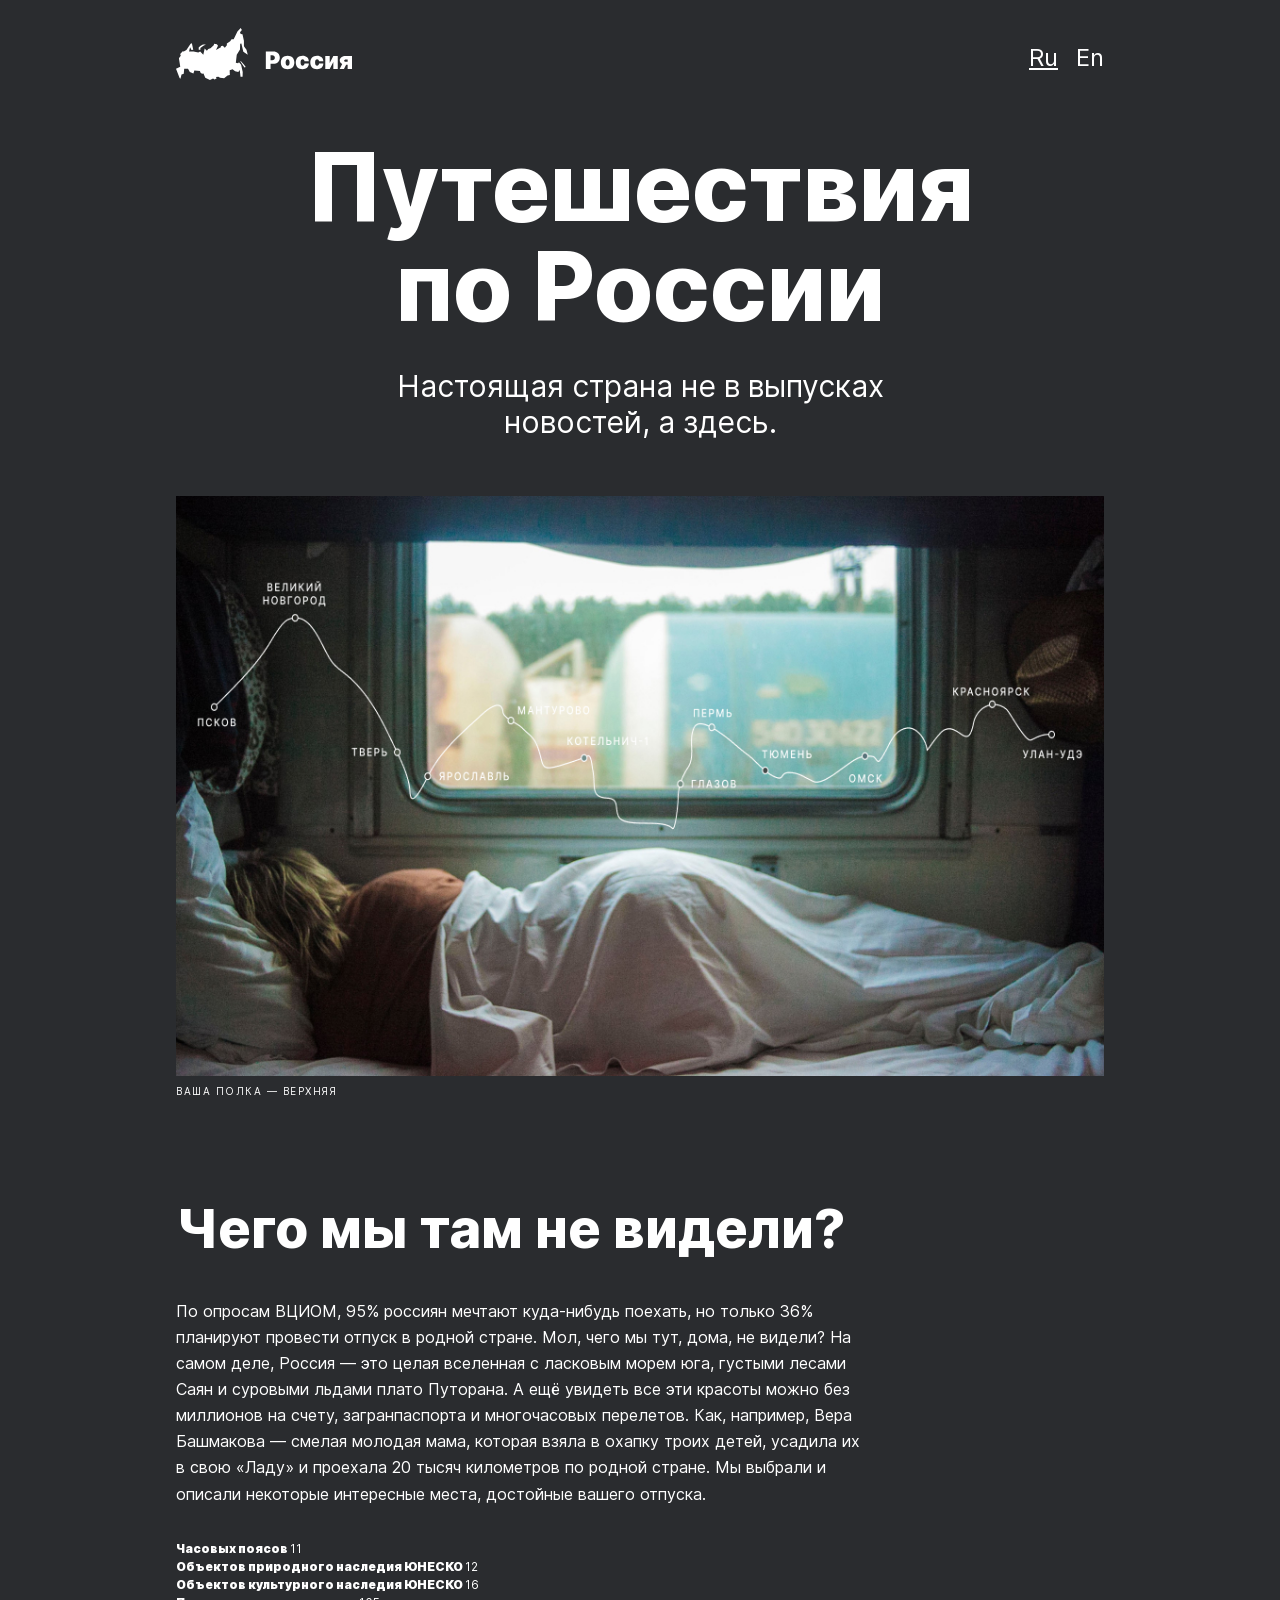
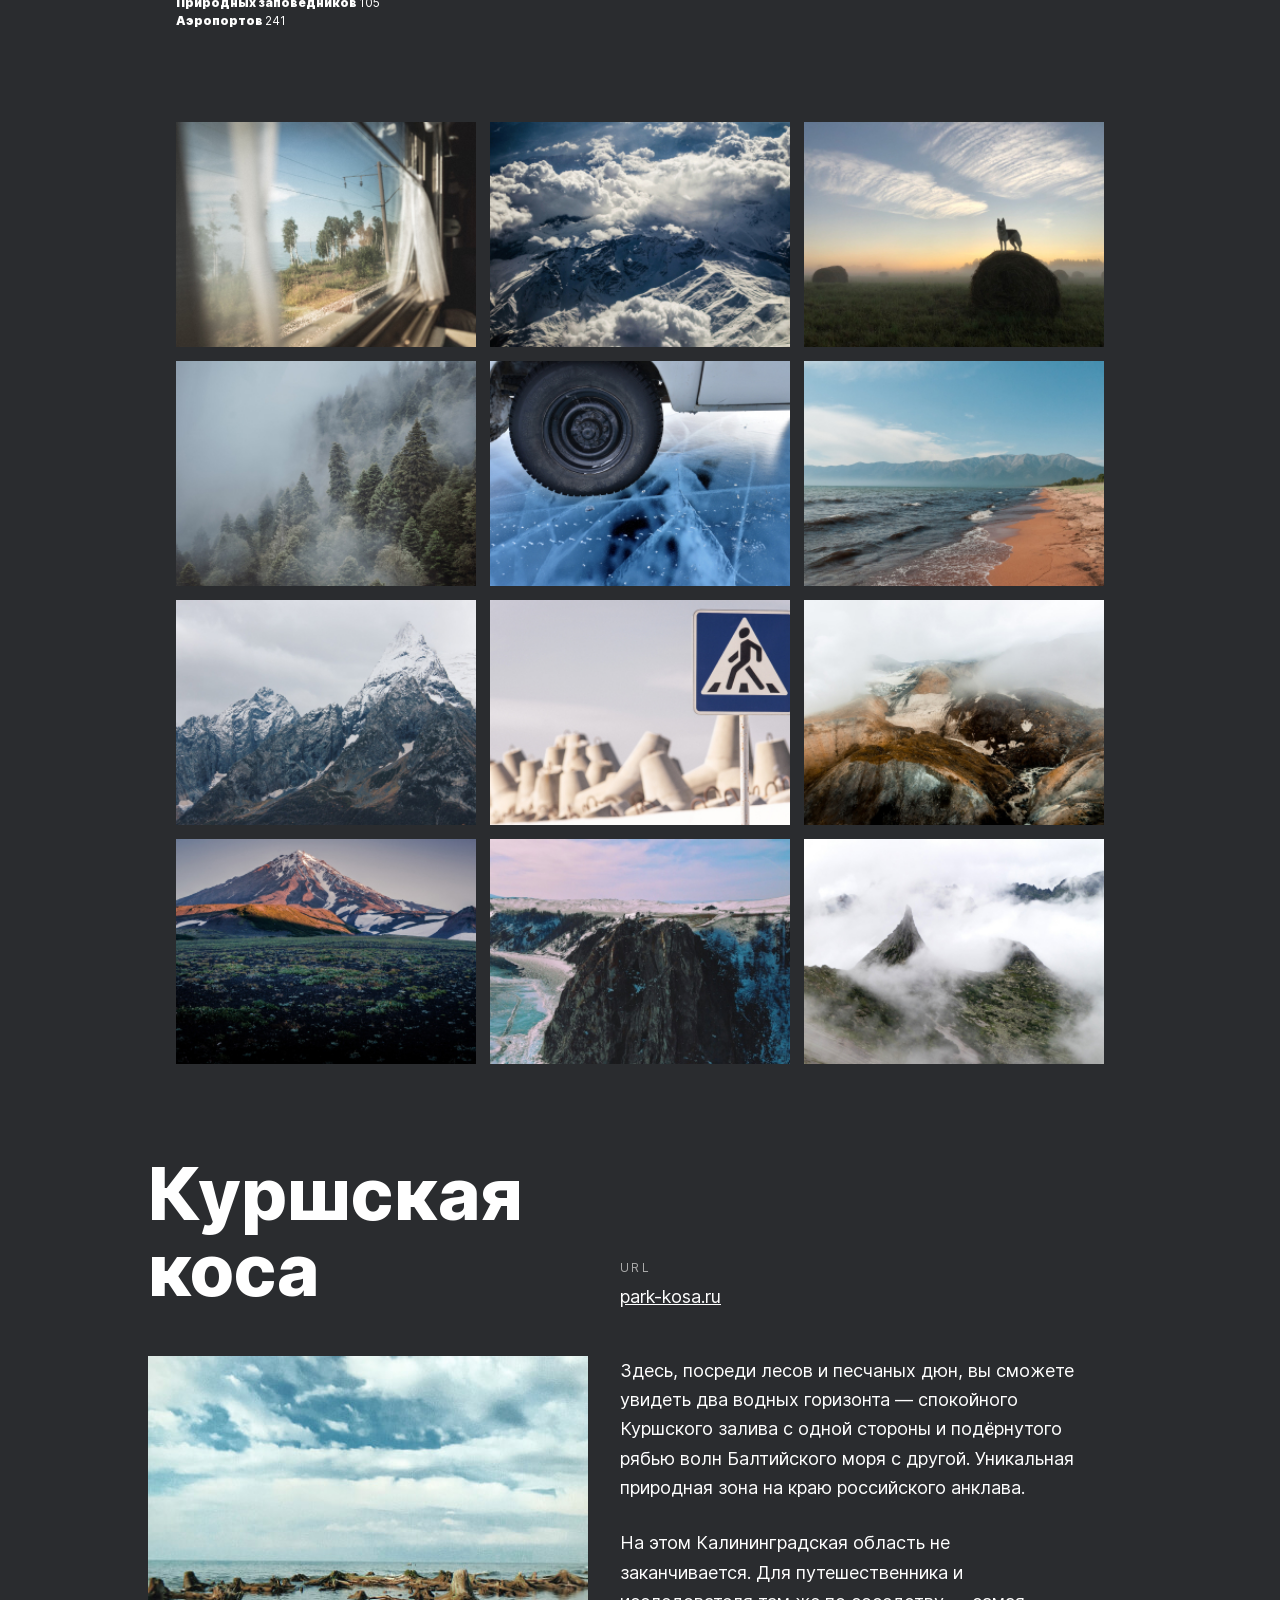
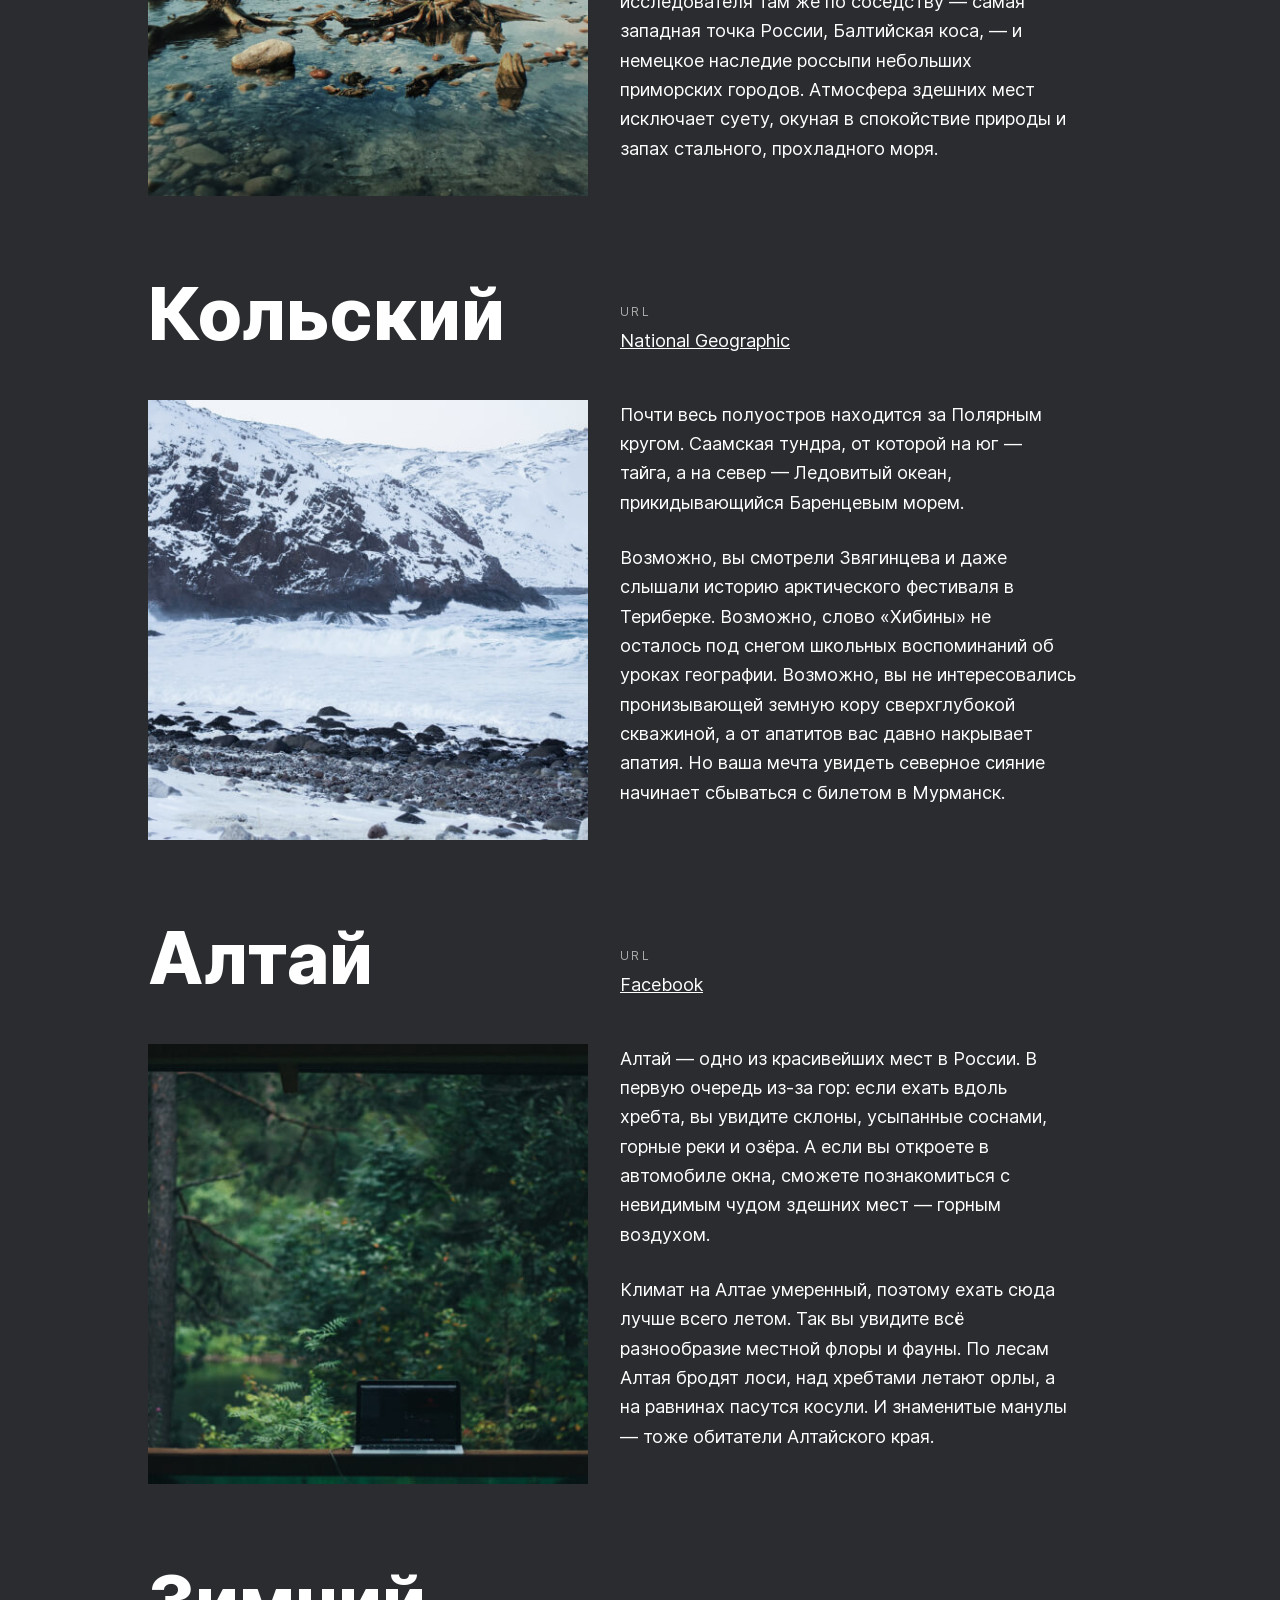
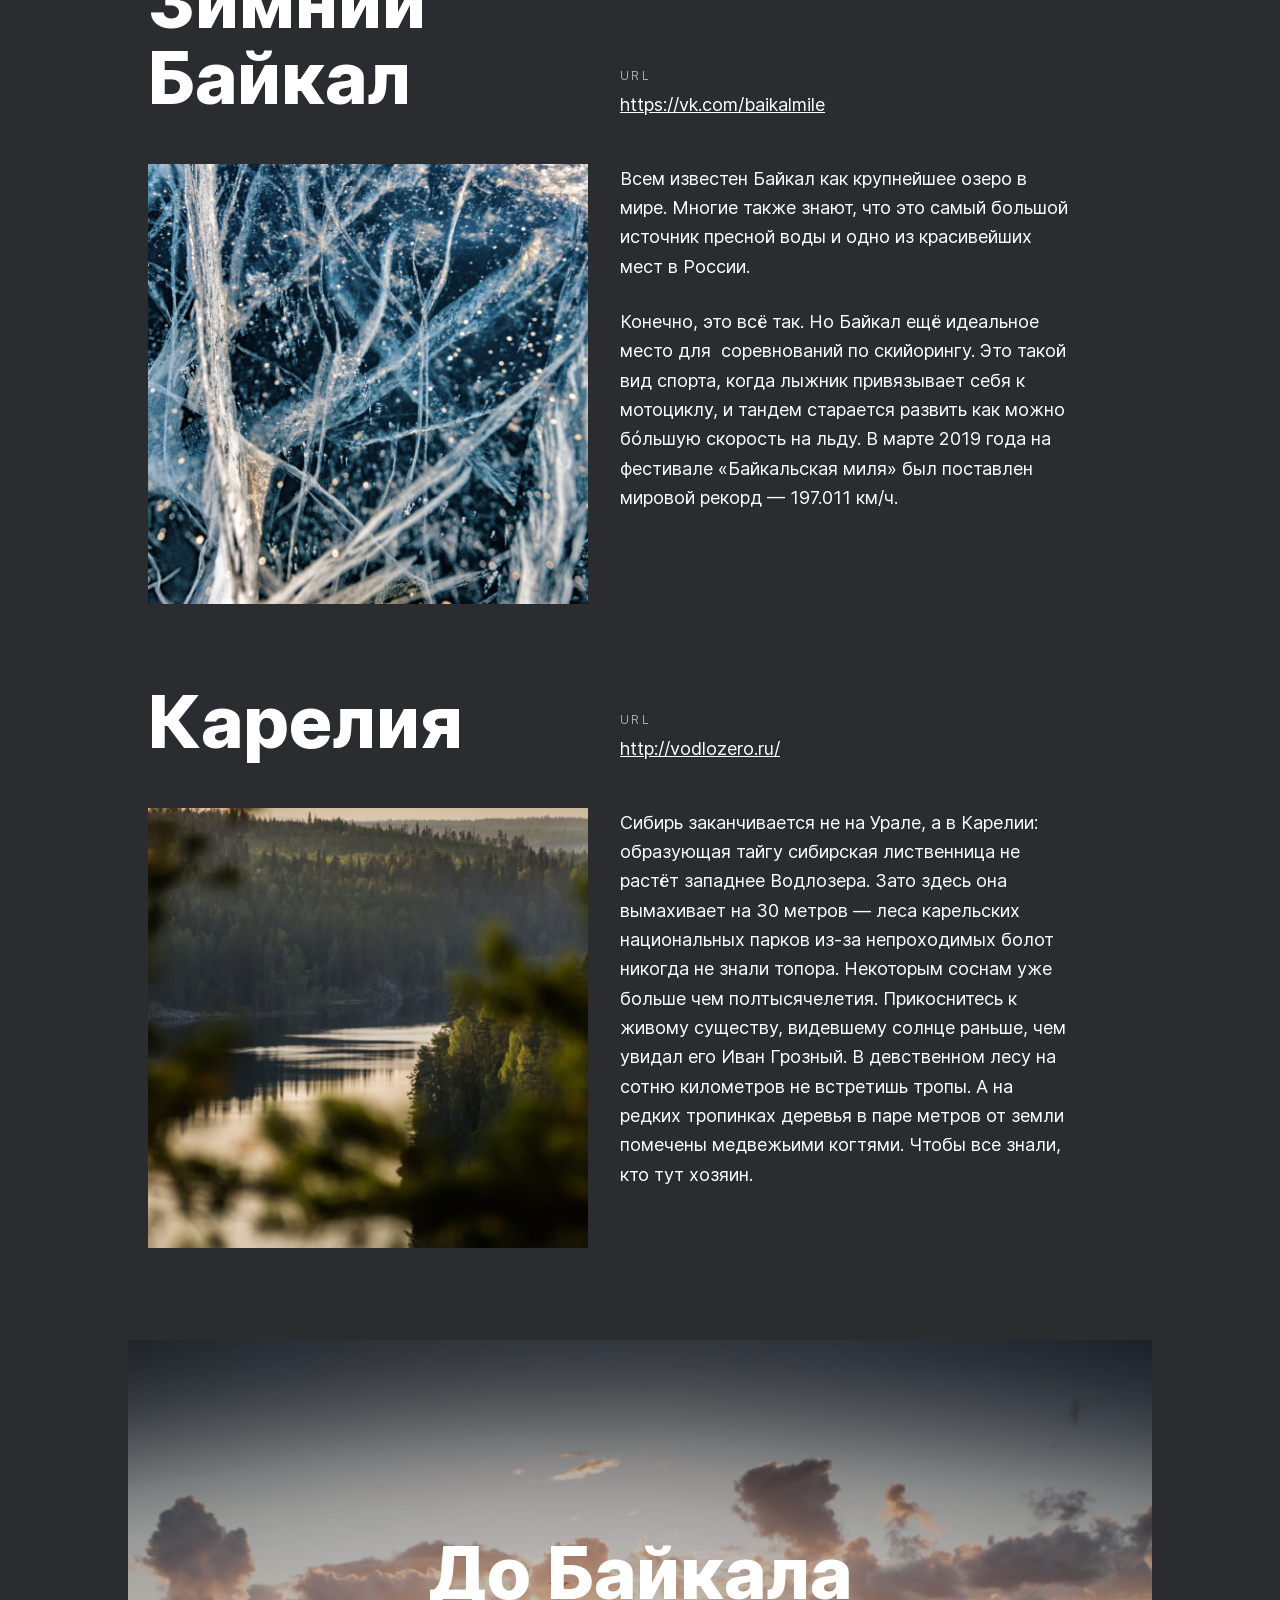
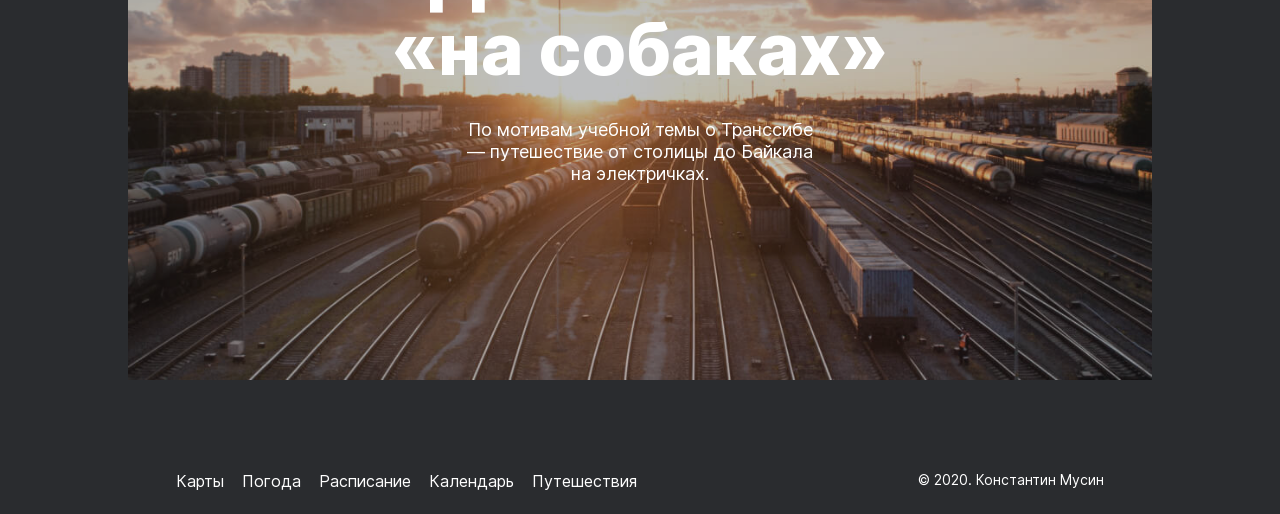
<file: index.html>
<!DOCTYPE html>
<html lang="ru">
<head>
    <meta charset="UTF-8">
    <meta name="viewport" content="width=device-width, initial-scale=1.0">
    <link rel="stylesheet" href="./pages/index.css">
    <title>Путешествия по России</title>
</head>
<body class="substrate">
    <div class="page">
        <header class="header">
            <img class="header__logo" src="./image/header__logo.svg" alt="Логотип">
            <ul class="header__unnumbered-list">  
                <li class="header__list"><a class="header__lang-link header__lang-link_active" href="#" target="_self">Ru</a></li>
                <li class="header__list"><a class="header__lang-link" href="#" target="_self">En</a></li>
            </ul>
        </header>
        <main class="content">
            <section class="lead">
                <h1 class="lead__title">Путешествия по России</h1>
                <p class="lead__subtitle">Настоящая страна не в выпусках новостей, а здесь.</p>
                <img class="lead__image" src="./image/lead__image.jpg" alt="Ваше место в вагоне">
                <p class="lead__caption">ваша полка — верхняя</p>
            </section>

            <section class="intro">
                <h2 class="intro__title">Чего мы там не видели?</h2>
                <p class="intro__text">По опросам ВЦИОМ, 95% россиян мечтают куда-нибудь поехать, 
                    но только 36% планируют провести отпуск в родной стране. 
                    Мол, чего мы тут, дома, не видели? 
                    На самом деле, Россия — это целая вселенная с ласковым морем юга,
                    густыми лесами Саян и суровыми льдами плато Путорана. 
                    А ещё увидеть все эти красоты можно без миллионов на счету, 
                    загранпаспорта и многочасовых перелетов. 
                    Как, например, Вера Башмакова — смелая молодая мама, 
                    которая взяла в охапку троих детей, усадила их в свою «Ладу» 
                    и проехала 20 тысяч километров по родной стране. 
                    Мы выбрали и описали некоторые интересные места, 
                    достойные вашего отпуска.</p>
                <ul class="intro__unnumbered-list">
                    <li class="intro__list">
                      <span class="intro__list-span">
                        Часовых поясов
                      </span>
                        11
                    </li>
                    <li class="intro__list">
                        <span class="intro__list-span">
                            Объектов природного наследия ЮНЕСКО
                        </span> 
                        12
                    </li>
                    <li class="intro__list">
                        <span class="intro__list-span">
                            Объектов культурного наследия ЮНЕСКО
                        </span> 
                        16
                    </li>
                    <li class="intro__list">
                        <span class="intro__list-span">
                        Природных заповедников
                        </span> 
                        105
                    </li>
                    <li class="intro__list">
                        <span class="intro__list-span">
                            Аэропортов
                        </span> 
                        241
                    </li>
                </ul>
            </section>

            <section class="photo-grid">
                <img class="photo-grid__item" src="./image/photo-grid__item.jpg" alt="Картинка 1">
                <img class="photo-grid__item" src="./image/photo-grid__item2.jpg" alt="Картинка 2">
                <img class="photo-grid__item" src="./image/photo-grid__item3.jpg" alt="Картинка 3">
                <img class="photo-grid__item" src="./image/photo-grid__item4.jpg" alt="Картинка 4">
                <img class="photo-grid__item" src="./image/photo-grid__item5.jpg" alt="Картинка 5">
                <img class="photo-grid__item" src="./image/photo-grid__item6.jpg" alt="Картинка 6">
                <img class="photo-grid__item" src="./image/photo-grid__item7.jpg" alt="Картинка 7">
                <img class="photo-grid__item" src="./image/photo-grid__item8.jpg" alt="Картинка 8">
                <img class="photo-grid__item" src="./image/photo-grid__item9.jpg" alt="Картинка 9">
                <img class="photo-grid__item" src="./image/photo-grid__item10.jpg" alt="Картинка 10">
                <img class="photo-grid__item" src="./image/photo-grid__item11.jpg" alt="Картинка 11">
                <img class="photo-grid__item" src="./image/photo-grid__item12.jpg" alt="Картинка 12">
            </section>

            <section class="places">
                <ul class="places__unnumbered-list">
                    <li class="place">
                        <h2 class="place__title">Куршская коса</h2>                            
                        <div class="place__website">
                            <p class="place__url-heading">URL</p>
                            <a class="place__link" href="http://park-kosa.ru" target="_self">park-kosa.ru</a>
                        </div>                    
                        <img class="place__image" src="./image/place__image1.jpg" alt="Куршская коса">
                        <div class="place__text">
                        <p class="place__paragraph">Здесь, посреди лесов и песчаных дюн, 
                            вы сможете увидеть два водных горизонта — 
                            спокойного Куршского залива с одной стороны и 
                            подёрнутого рябью волн Балтийского моря с другой. 
                            Уникальная природная зона на краю российского анклава.</p>
                        <p class="place__paragraph">На этом Калининградская область 
                            не заканчивается. Для путешественника и исследователя 
                            там же по соседству — самая западная точка России, 
                            Балтийская коса, — и немецкое наследие россыпи небольших 
                            приморских городов. Атмосфера здешних мест исключает суету, 
                            окуная в спокойствие природы и запах стального, прохладного моря.</p>
                        </div>
                     </li>

                    <li class="place">
                        <h2 class="place__title">Кольский</h2>      
                            <div class="place__website">
                            <p class="place__url-heading">URL</p>
                            <a class="place__link" href="https://yourshot.nationalgeographic.com/photos/?keywords=kolskiy" target="_self">National Geographic</a>
                        </div>
                        <img class="place__image" src="./image/place__image2.jpg" alt="Кольский">
                        <div class="place__text">
                        <p class="place__paragraph">Почти весь полуостров находится за 
                            Полярным кругом. Саамская тундра, от которой на юг — 
                            тайга, а на север — Ледовитый океан, 
                            прикидывающийся Баренцевым морем.</p>
                        <p class="place__paragraph">Возможно, вы смотрели Звягинцева
                             и даже слышали историю арктического фестиваля в Териберке. 
                             Возможно, слово «Хибины» не осталось под снегом школьных
                              воспоминаний об уроках географии. Возможно, вы не 
                              интересовались пронизывающей земную кору сверхглубокой 
                              скважиной, а от апатитов вас давно накрывает апатия. 
                              Но ваша мечта увидеть северное сияние начинает 
                              сбываться с билетом в Мурманск.</p>
                            </div>
                            </li>

                    <li class="place">
                        <h2 class="place__title">Алтай</h2>
                        <div class="place__website">
                            <p class="place__url-heading">URL</p>
                            <a class="place__link" href="https://www.facebook.com/vera.bashmakova/posts/10156011613718822" target="_self">Facebook</a>
                        </div>
                        <img class="place__image" src="./image/place__image3.jpg" alt="Алтай">
                        <div class="place__text">
                        <p class="place__paragraph">Алтай — одно из красивейших мест в России. 
                            В первую очередь из-за гор: если ехать вдоль хребта, 
                            вы увидите склоны, усыпанные соснами, 
                            горные реки и озёра. А если вы откроете в автомобиле окна, 
                            сможете познакомиться с невидимым чудом здешних мест — 
                            горным воздухом.</p>
                        <p class="place__paragraph">Климат на Алтае умеренный, 
                            поэтому ехать сюда лучше всего летом. 
                            Так вы увидите всё разнообразие местной флоры и фауны. 
                            По лесам Алтая бродят лоси, над хребтами летают орлы, 
                            а на равнинах пасутся косули. 
                            И знаменитые манулы — тоже обитатели Алтайского края.</p>
                        </div>
                        </li>

                    <li class="place">
                        <h2 class="place__title">Зимний Байкал</h2>
                        <div class="place__website">
                            <p class="place__url-heading">URL</p>
                            <a class="place__link" href="https://vk.com/baikalmile" target="_self">https://vk.com/baikalmile</a>
                        </div>
                        <img class="place__image" src="./image/place__image4.jpg" alt="Зимний Байкал">
                        <div class="place__text">
                        <p class="place__paragraph">Всем известен Байкал как крупнейшее озеро 
                            в мире. Многие также знают, что это самый большой источник 
                            пресной воды и одно из красивейших мест в России.</p>
                        <p class="place__paragraph">Конечно, это всё так. Но Байкал ещё идеальное место для
                             соревнований по скийорингу. Это такой вид спорта, 
                            когда лыжник привязывает себя 
                            к мотоциклу, и тандем старается развить как можно 
                            бóльшую скорость на льду. В марте 2019 года на фестивале 
                            «Байкальская миля» был поставлен мировой рекорд — 197.011 км/ч.</p>
                        </div>
                        </li>

                    <li class="place">
                        <h2 class="place__title">Карелия</h2>
                        <div class="place__website">
                            <p class="place__url-heading">URL</p>
                            <a class="place__link" href="http://vodlozero.ru" target="_self">http://vodlozero.ru/</a>
                        </div>
                        <img class="place__image" src="./image/place__image5.jpg" alt="Карелия">
                        <div class="place__text">
                        <p class="place__paragraph">Сибирь заканчивается не на Урале, а в Карелии: 
                            образующая тайгу сибирская лиственница не растёт западнее Водлозера.
                             Зато здесь она вымахивает на 30 метров — леса карельских национальных
                              парков из-за непроходимых болот никогда не знали топора. 
                              Некоторым соснам уже больше чем полтысячелетия. 
                              Прикоснитесь к живому существу, видевшему солнце раньше, 
                              чем увидал его Иван Грозный. 
                            В девственном лесу на сотню километров не встретишь тропы. 
                            А на редких тропинках деревья 
                            в паре метров от земли помечены медвежьими когтями. 
                            Чтобы все знали, кто тут хозяин.</p>
                        </div>
                        </li>
                </ul>
            </section>

            <section class="cover">
                <a class="cover__link" href="https://stampsy.com/na-elektrichkakh-do-baikala" target="_self">
                <h2 class="cover__title">До Байкала «на собаках»</h2>
                <p class="cover__subtitle">По мотивам учебной темы о 
                    Транссибе — путешествие от столицы до 
                    Байкала на электричках.</p>
                </a>
            </section>

        </main>

        <footer class="footer">
            <nav>
            <ul class="footer__unnumbered-list">
                <li class="footer__list-link"><a class="footer__link" href="https://yandex.ru/maps" target="_self">Карты</a></li>
                <li class="footer__list-link"><a class="footer__link" href="https://yandex.ru/pogoda" target="_self">Погода</a></li>
                <li class="footer__list-link"><a class="footer__link" href="https://rasp.yandex.ru" target="_self">Расписание</a></li>
                <li class="footer__list-link"><a class="footer__link" href="https://calendar.yandex.ru" target="_self">Календарь</a></li>
                <li class="footer__list-link"><a class="footer__link" href="https://travel.yandex.ru" target="_self">Путешествия</a></li>
            </ul>
            </nav>
            <p class="footer__copyright"> &copy; 2020. Константин Мусин</p>
        </footer>

    </div>
</body>
</html>
</file>
<file: pages/index.css>
@import url(../vendor/normalize.css);

@import url(../vendor/font.css);

@import url(../blocks/substrate/substrate.css);

@import url(../blocks/page/page.css);

@import url(../blocks/header/header.css);
@import url(../blocks/header/__logo/header__logo.css);
@import url(../blocks/header/__unnumbered-list/header__unnumbered-list.css);
@import url(../blocks/header/__lang-link/header__lang-link.css);
@import url(../blocks/header/__lang-link/_active/header__lang-link_active.css);

@import url(../blocks/lead/lead.css);
@import url(../blocks/lead/__title/lead__title.css);
@import url(../blocks/lead/__subtitle/lead__subtitle.css);
@import url(../blocks/lead/__image/lead__image.css);
@import url(../blocks/lead/__caption/lead__caption.css);

@import url(../blocks/intro/intro.css);
@import url(../blocks/intro/__title/intro__title.css);
@import url(../blocks/intro/__text/intro__text.css);
@import url(../blocks/intro/__unnumbered-list/intro__unnumbered-list.css);
@import url(../blocks/intro/__list/intro__list.css);
@import url(../blocks/intro/__list-span/intro__list-span.css);

@import url(../blocks/photo-grid/photo-grid.css);
@import url(../blocks/photo-grid/__item/photo-grid__item.css);

@import url(../blocks/places/places.css);
@import url(../blocks/places/__unnumbered-list/places__unnumbered-list.css);

@import url(../blocks/place/place.css);
@import url(../blocks/place/__title/place__title.css);
@import url(../blocks/place/__image/place__image.css);
@import url(../blocks/place/__website/place__website.css);
@import url(../blocks/place/__url-heading/place__url-heading.css);
@import url(../blocks/place/__link/place__link.css);
@import url(../blocks/place/__paragraph/place__paragraph.css);

@import url(../blocks/cover/cover.css);
@import url(../blocks/cover/__link/cover__link.css);
@import url(../blocks/cover/__title/cover__title.css);
@import url(../blocks/cover/__subtitle/cover__subtitle.css);

@import url(../blocks/footer/footer.css);
@import url(../blocks/footer/__unnumbered-list/footer__unnumbered-list.css);
@import url(../blocks/footer/__link/footer__link.css);
@import url(../blocks/footer/__list-link/footer__list-link.css);
@import url(../blocks/footer/__copyright/footer__copyright.css);
</file>
